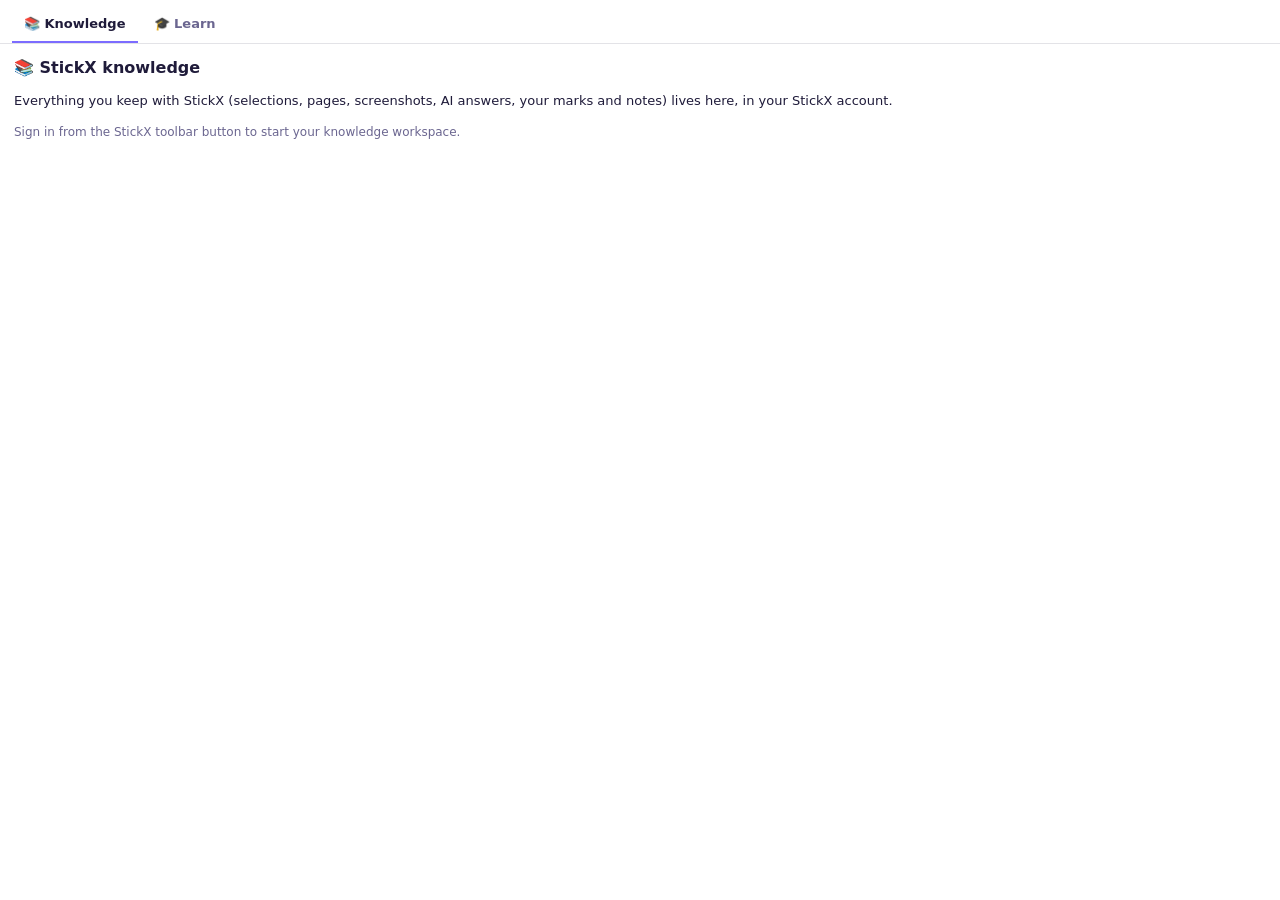
<file: src/sidepanel/index.html>
<!doctype html>
<html lang="en">
  <head>
    <meta charset="utf-8" />
    <meta name="viewport" content="width=device-width, initial-scale=1" />
    <title>StickX knowledge</title>
    <script type="module" crossorigin src="/assets/sidepanel-CcgMC5zp.js"></script>
    <link rel="modulepreload" crossorigin href="/assets/modulepreload-polyfill-B5Qt9EMX.js">
    <link rel="modulepreload" crossorigin href="/assets/ai-CQ0_-vai.js">
    <link rel="modulepreload" crossorigin href="/assets/theme-BdceRpeY.js">
    <link rel="modulepreload" crossorigin href="/assets/api-DxCgL6Ck.js">
    <link rel="stylesheet" crossorigin href="/assets/sidepanel-h2P1PVC8.css">
  </head>
  <body>
    <div id="root"></div>
  </body>
</html>
</file>
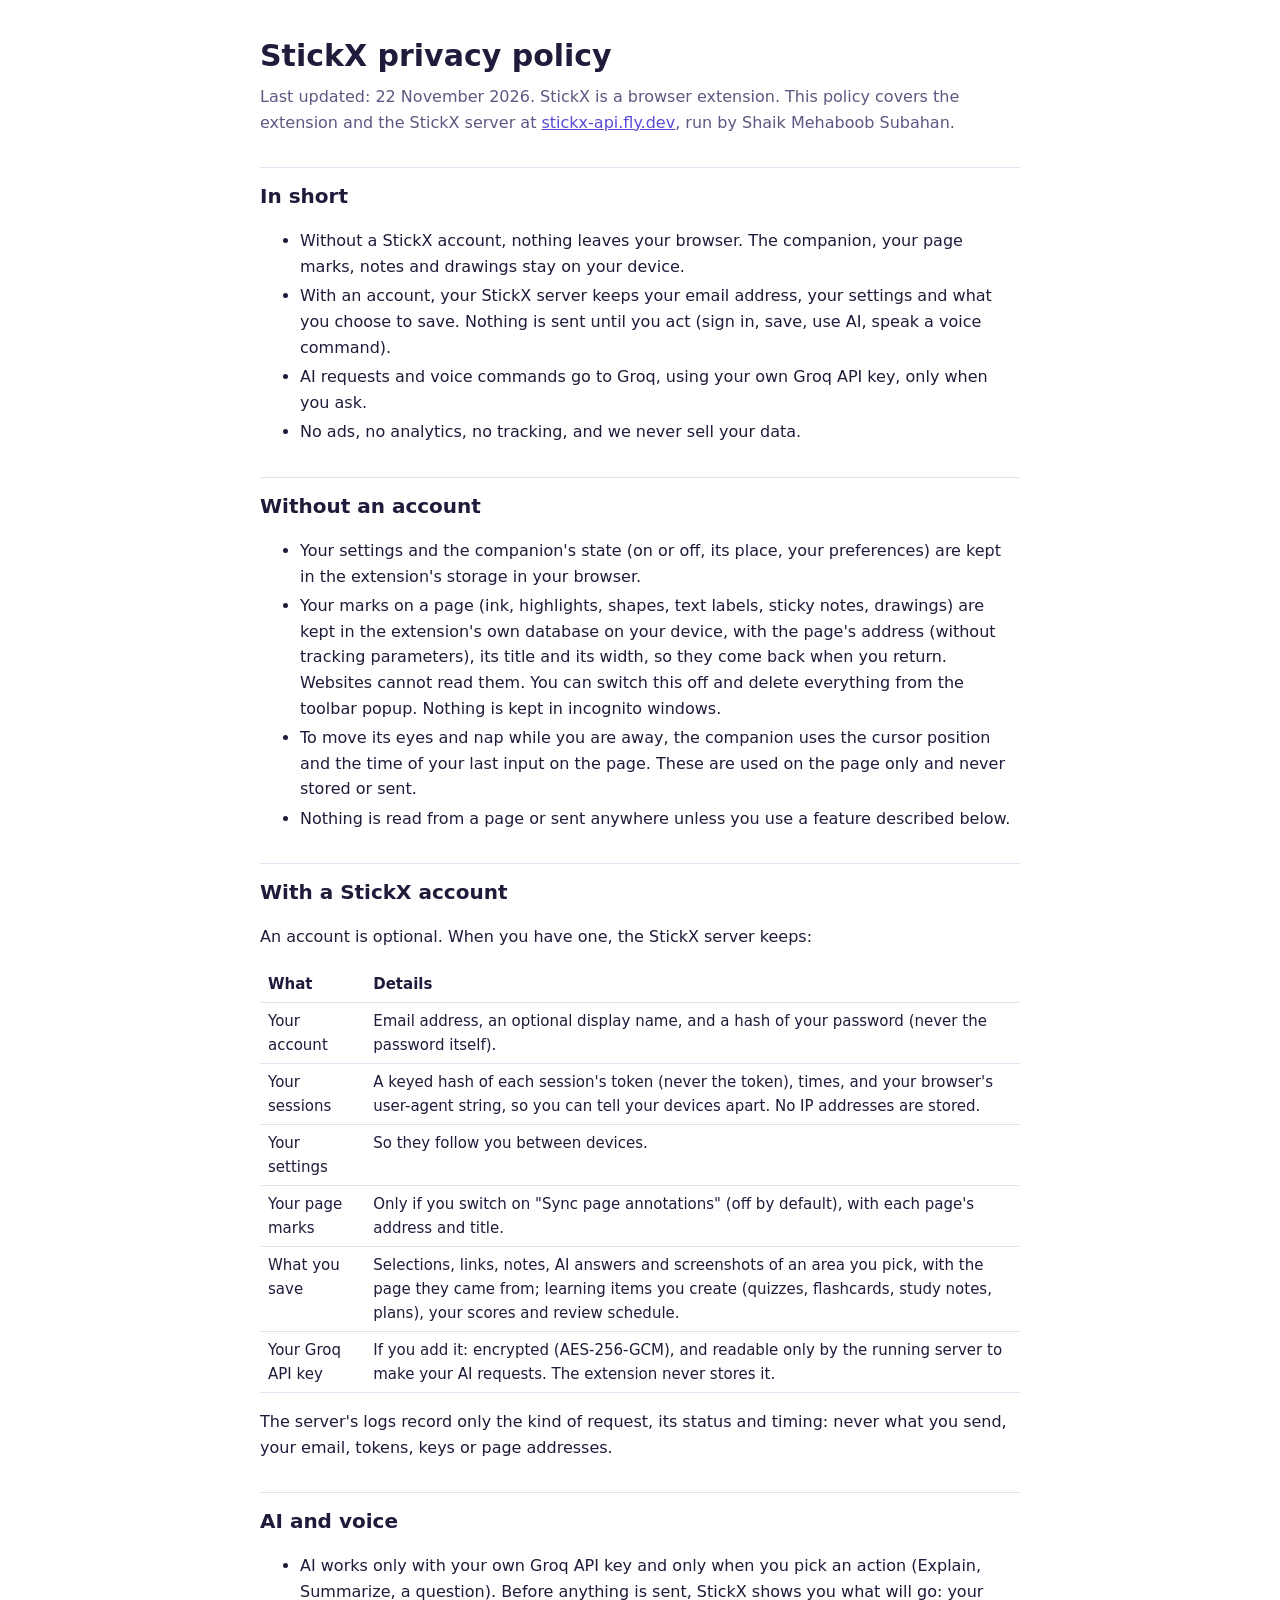
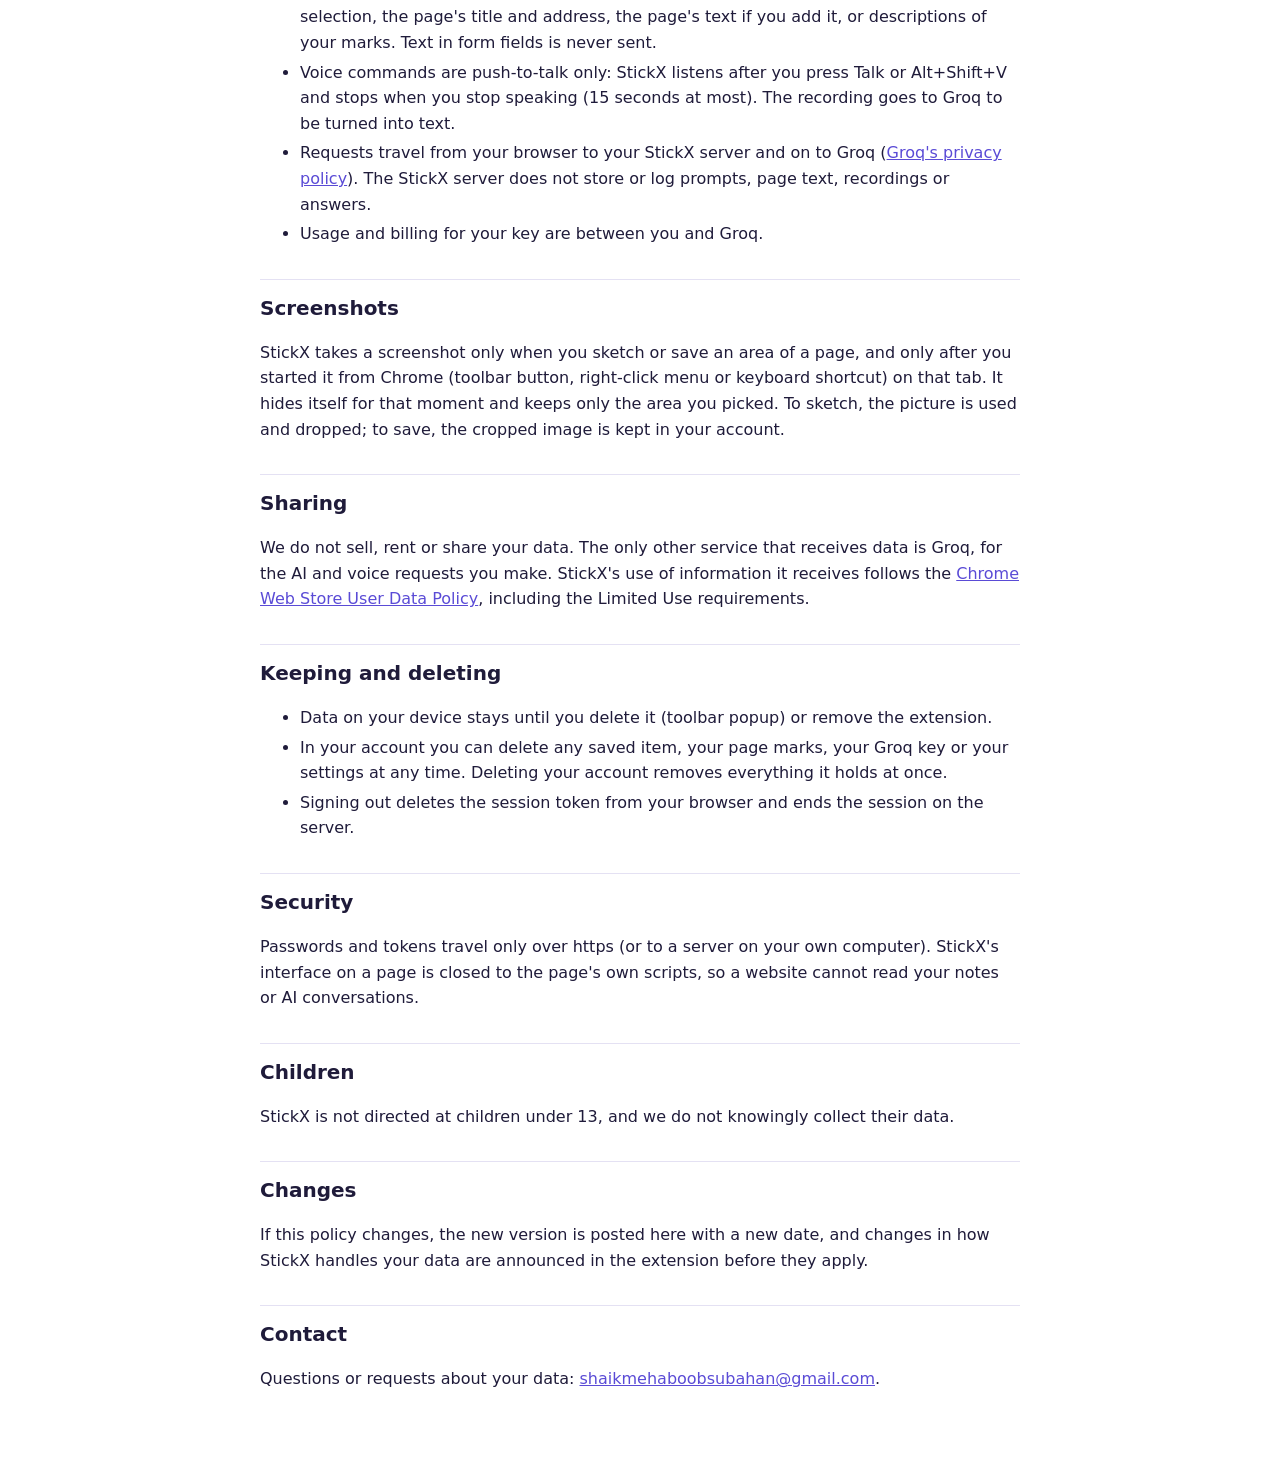
<file: privacy.html>
<!doctype html>
<html lang="en">
<head>
<meta charset="utf-8">
<meta name="viewport" content="width=device-width, initial-scale=1">
<title>StickX privacy policy</title>
<!-- Keep it in step with docs/privacy.md, which records what the code does. The StickX server serves
     this same file at /privacy (backend/app/static/privacy.html, a copy checked by its tests). -->
<style>
  :root { color-scheme: light dark; --ink: #1f1b3a; --muted: #5d5882; --bg: #ffffff; --line: #e4e1f3; --brand: #5a4bd6; }
  @media (prefers-color-scheme: dark) { :root { --ink: #ecebff; --muted: #b1adcf; --bg: #17152a; --line: #2e2a4a; --brand: #a99dff; } }
  body { margin: 0; background: var(--bg); color: var(--ink); font: 16px/1.6 system-ui, "Segoe UI", sans-serif; }
  main { max-width: 760px; margin: 0 auto; padding: 32px 16px 64px; }
  h1 { font-size: 30px; margin: 0 0 4px; }
  h2 { font-size: 20px; margin: 32px 0 8px; padding-top: 12px; border-top: 1px solid var(--line); }
  .meta { color: var(--muted); margin: 0 0 24px; }
  a { color: var(--brand); }
  li { margin: 4px 0; }
  table { border-collapse: collapse; width: 100%; margin: 8px 0; font-size: 15px; }
  th, td { text-align: left; vertical-align: top; padding: 6px 8px; border-bottom: 1px solid var(--line); }
</style>
</head>
<body>
<main>
<h1>StickX privacy policy</h1>
<p class="meta">Last updated: 22 November 2026. StickX is a browser extension. This policy covers the extension and
the StickX server at <a href="https://stickx-api.fly.dev/privacy">stickx-api.fly.dev</a>, run by Shaik Mehaboob Subahan.</p>

<h2>In short</h2>
<ul>
  <li>Without a StickX account, nothing leaves your browser. The companion, your page marks, notes and
    drawings stay on your device.</li>
  <li>With an account, your StickX server keeps your email address, your settings and what you choose to
    save. Nothing is sent until you act (sign in, save, use AI, speak a voice command).</li>
  <li>AI requests and voice commands go to Groq, using your own Groq API key, only when you ask.</li>
  <li>No ads, no analytics, no tracking, and we never sell your data.</li>
</ul>

<h2>Without an account</h2>
<ul>
  <li>Your settings and the companion's state (on or off, its place, your preferences) are kept in the
    extension's storage in your browser.</li>
  <li>Your marks on a page (ink, highlights, shapes, text labels, sticky notes, drawings) are kept in the
    extension's own database on your device, with the page's address (without tracking parameters), its
    title and its width, so they come back when you return. Websites cannot read them. You can switch this
    off and delete everything from the toolbar popup. Nothing is kept in incognito windows.</li>
  <li>To move its eyes and nap while you are away, the companion uses the cursor position and the time of
    your last input on the page. These are used on the page only and never stored or sent.</li>
  <li>Nothing is read from a page or sent anywhere unless you use a feature described below.</li>
</ul>

<h2>With a StickX account</h2>
<p>An account is optional. When you have one, the StickX server keeps:</p>
<table>
  <tr><th>What</th><th>Details</th></tr>
  <tr><td>Your account</td><td>Email address, an optional display name, and a hash of your password (never the password itself).</td></tr>
  <tr><td>Your sessions</td><td>A keyed hash of each session's token (never the token), times, and your browser's user-agent string, so you can tell your devices apart. No IP addresses are stored.</td></tr>
  <tr><td>Your settings</td><td>So they follow you between devices.</td></tr>
  <tr><td>Your page marks</td><td>Only if you switch on "Sync page annotations" (off by default), with each page's address and title.</td></tr>
  <tr><td>What you save</td><td>Selections, links, notes, AI answers and screenshots of an area you pick, with the page they came from; learning items you create (quizzes, flashcards, study notes, plans), your scores and review schedule.</td></tr>
  <tr><td>Your Groq API key</td><td>If you add it: encrypted (AES-256-GCM), and readable only by the running server to make your AI requests. The extension never stores it.</td></tr>
</table>
<p>The server's logs record only the kind of request, its status and timing: never what you send, your
email, tokens, keys or page addresses.</p>

<h2>AI and voice</h2>
<ul>
  <li>AI works only with your own Groq API key and only when you pick an action (Explain, Summarize, a
    question). Before anything is sent, StickX shows you what will go: your selection, the page's title and
    address, the page's text if you add it, or descriptions of your marks. Text in form fields is never
    sent.</li>
  <li>Voice commands are push-to-talk only: StickX listens after you press Talk or Alt+Shift+V and stops
    when you stop speaking (15 seconds at most). The recording goes to Groq to be turned into text.</li>
  <li>Requests travel from your browser to your StickX server and on to Groq (<a href="https://groq.com/privacy-policy">Groq's privacy policy</a>).
    The StickX server does not store or log prompts, page text, recordings or answers.</li>
  <li>Usage and billing for your key are between you and Groq.</li>
</ul>

<h2>Screenshots</h2>
<p>StickX takes a screenshot only when you sketch or save an area of a page, and only after you started it
from Chrome (toolbar button, right-click menu or keyboard shortcut) on that tab. It hides itself for that
moment and keeps only the area you picked. To sketch, the picture is used and dropped; to save, the
cropped image is kept in your account.</p>

<h2>Sharing</h2>
<p>We do not sell, rent or share your data. The only other service that receives data is Groq, for the AI
and voice requests you make. StickX's use of information it receives follows the
<a href="https://developer.chrome.com/docs/webstore/program-policies/policies">Chrome Web Store User Data Policy</a>,
including the Limited Use requirements.</p>

<h2>Keeping and deleting</h2>
<ul>
  <li>Data on your device stays until you delete it (toolbar popup) or remove the extension.</li>
  <li>In your account you can delete any saved item, your page marks, your Groq key or your settings at any
    time. Deleting your account removes everything it holds at once.</li>
  <li>Signing out deletes the session token from your browser and ends the session on the server.</li>
</ul>

<h2>Security</h2>
<p>Passwords and tokens travel only over https (or to a server on your own computer). StickX's interface on
a page is closed to the page's own scripts, so a website cannot read your notes or AI conversations.</p>

<h2>Children</h2>
<p>StickX is not directed at children under 13, and we do not knowingly collect their data.</p>

<h2>Changes</h2>
<p>If this policy changes, the new version is posted here with a new date, and changes in how StickX
handles your data are announced in the extension before they apply.</p>

<h2>Contact</h2>
<p>Questions or requests about your data: <a href="mailto:shaikmehaboobsubahan@gmail.com">shaikmehaboobsubahan@gmail.com</a>.</p>
</main>
</body>
</html>
</file>
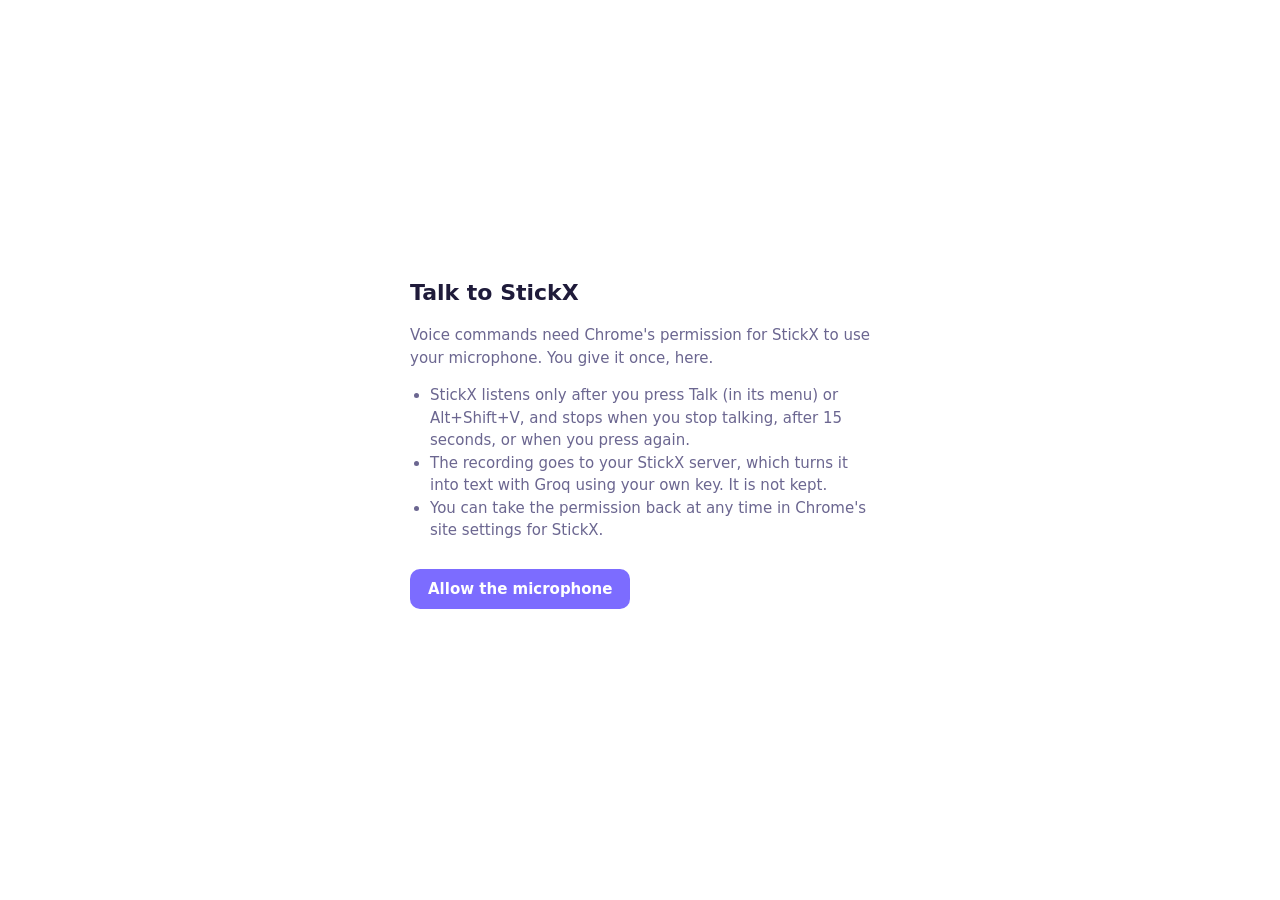
<file: src/voice/microphone.html>
<!doctype html>
<html lang="en">
  <head>
    <meta charset="utf-8" />
    <meta name="viewport" content="width=device-width, initial-scale=1" />
    <title>StickX: allow the microphone</title>
    <style>
      :root { color-scheme: light dark; --ink: #1f1b3a; --muted: #6b6690; --surface: #ffffff; --brand: #7c6cff; --ok: #2fbf8a; --warn: #d9652a; }
      @media (prefers-color-scheme: dark) { :root { --ink: #ecebff; --muted: #a8a4c8; --surface: #17152a; } }
      body { margin: 0; min-height: 100vh; display: grid; place-items: center; background: var(--surface); color: var(--ink); font: 15px/1.5 system-ui, 'Segoe UI', sans-serif; }
      main { max-width: 460px; padding: 32px 24px; }
      h1 { margin: 0 0 8px; font-size: 22px; }
      p, li { color: var(--muted); }
      ul { padding-left: 20px; }
      button { margin-top: 12px; height: 40px; padding: 0 18px; border: 0; border-radius: 10px; background: var(--brand); color: #fff; font: inherit; font-weight: 600; cursor: pointer; }
      button:disabled { opacity: 0.6; cursor: default; }
      #status { margin-top: 14px; font-weight: 600; }
      #status[data-state='granted'] { color: var(--ok); }
      #status[data-state='denied'] { color: var(--warn); }
    </style>
    <script type="module" crossorigin src="/assets/microphone-B_0iWcdz.js"></script>
    <link rel="modulepreload" crossorigin href="/assets/modulepreload-polyfill-B5Qt9EMX.js">
  </head>
  <body>
    <main>
      <h1>Talk to StickX</h1>
      <p>Voice commands need Chrome's permission for StickX to use your microphone. You give it once, here.</p>
      <ul>
        <li>StickX listens only after you press Talk (in its menu) or Alt+Shift+V, and stops when you stop talking, after 15 seconds, or when you press again.</li>
        <li>The recording goes to your StickX server, which turns it into text with Groq using your own key. It is not kept.</li>
        <li>You can take the permission back at any time in Chrome's site settings for StickX.</li>
      </ul>
      <button id="allow" type="button">Allow the microphone</button>
      <p id="status" role="status"></p>
    </main>
  </body>
</html>
</file>
<file: assets/sidepanel-h2P1PVC8.css>
:root{color-scheme:light dark;--ink: #1f1b3a;--muted: #6b6690;--surface: #ffffff;--surface-2: #f4f2ff;--border: rgba(31, 27, 58, .12);--brand: #7c6cff;--brand-fill: #6352e8;--brand-text: #5a4bd6;--danger: #c0392b;--pin: #e6a700;--ok-text: #1c7d58;--bad-text: #c62f35;--mid-text: #8a6400}@media(prefers-color-scheme:dark){:root:not([data-theme=light]){--ink: #ecebff;--muted: #a8a4c8;--surface: #17152a;--surface-2: #231f3d;--border: rgba(236, 235, 255, .14);--brand-text: #a99dff;--danger: #ff8a75;--ok-text: #4fd6a3;--bad-text: #ff7b80;--mid-text: #f0c040}}:root[data-theme=dark]{color-scheme:dark;--ink: #ecebff;--muted: #a8a4c8;--surface: #17152a;--surface-2: #231f3d;--border: rgba(236, 235, 255, .14);--brand-text: #a99dff;--danger: #ff8a75;--ok-text: #4fd6a3;--bad-text: #ff7b80;--mid-text: #f0c040}:root[data-theme=light]{color-scheme:light}*{box-sizing:border-box}body{margin:0;background:var(--surface);color:var(--ink);font:13px/1.45 system-ui,Segoe UI,sans-serif}.kn{padding:12px 14px 24px}.kn-head{display:flex;align-items:center;gap:8px}.kn-title{flex:1;margin:0;font-size:16px}.kn-input,.kn-select{width:100%;padding:6px 9px;border:1px solid var(--border);border-radius:9px;background:var(--surface);color:var(--ink);font:inherit}.kn-input:focus,.kn-select:focus{outline:2px solid color-mix(in srgb,var(--brand) 55%,transparent);outline-offset:0}.kn-search{margin-top:10px}.kn-filters{display:flex;gap:6px;margin-top:8px}.kn-filters .kn-select{flex:1;min-width:0}.kn-chip{flex:none;padding:3px 10px;border:1px solid var(--border);border-radius:999px;background:var(--surface);color:var(--ink);font:inherit;font-size:12px;cursor:pointer;white-space:nowrap}.kn-chip.is-on{border-color:var(--brand);background:color-mix(in srgb,var(--brand) 14%,transparent)}.kn-tag-filter{display:flex;flex-wrap:wrap;gap:5px;margin-top:8px}.kn-bar{display:flex;align-items:center;justify-content:space-between;margin:10px 0 4px}.kn-muted{color:var(--muted);font-size:12px}.kn-error{color:var(--danger);font-size:12px}.kn-link{padding:0;border:0;background:none;color:var(--brand-text);font:inherit;cursor:pointer}.kn-btn{padding:6px 12px;border:1px solid var(--border);border-radius:9px;background:var(--surface-2);color:var(--ink);font:inherit;font-weight:600;cursor:pointer}.kn-btn-primary{border:0;background:var(--brand-fill);color:#fff}.kn-btn:disabled{opacity:.6;cursor:default}.kn-list{margin:0;padding:0;list-style:none;display:flex;flex-direction:column;gap:6px}.kn-card{display:flex;gap:10px;width:100%;padding:9px 10px;border:1px solid var(--border);border-radius:12px;background:var(--surface);color:inherit;font:inherit;text-align:left;cursor:pointer}.kn-card:hover{border-color:color-mix(in srgb,var(--brand) 55%,transparent)}.kn-card-icon{flex:none;font-size:18px;line-height:1.2}.kn-card-main{flex:1;min-width:0;display:flex;flex-direction:column;gap:2px}.kn-card-title{font-weight:600;overflow:hidden;text-overflow:ellipsis;white-space:nowrap}.kn-card-title span{color:var(--pin)}.kn-card-snippet{color:var(--muted);font-size:12px;display:-webkit-box;-webkit-line-clamp:2;-webkit-box-orient:vertical;overflow:hidden}.kn-card-meta{color:var(--muted);font-size:11px;overflow:hidden;text-overflow:ellipsis;white-space:nowrap}.kn-empty{margin-top:18px;color:var(--muted);text-align:center}.kn-summary{margin:8px 0;padding:10px 12px;border-radius:12px;background:var(--surface-2);border:1px solid var(--border)}.kn-summary header{display:flex;justify-content:space-between;margin-bottom:6px}.kn-detail{display:flex;flex-direction:column;gap:8px;margin-top:10px}.kn-detail-bar{display:flex;align-items:center;gap:6px}.kn-grow{flex:1}.kn-icon-btn{min-width:30px;height:30px;padding:0 8px;border:1px solid var(--border);border-radius:9px;background:var(--surface);color:var(--ink);font:inherit;cursor:pointer}.kn-icon-btn.is-on{color:var(--pin);border-color:var(--pin)}.kn-danger{color:var(--danger)}.kn-kind{margin:0;color:var(--muted);font-size:12px}.kn-kind a{color:var(--brand-text)}.kn-title-input{font-size:15px;font-weight:600}.kn-body{resize:vertical;min-height:60px}.kn-text{max-height:260px;overflow:auto;padding:8px 10px;border-radius:10px;background:var(--surface-2);white-space:pre-wrap;overflow-wrap:anywhere}.kn-text .sx-md{white-space:normal}.kn-image{max-width:100%;border-radius:10px;border:1px solid var(--border)}.kn-tags-edit{display:flex;flex-wrap:wrap;align-items:center;gap:5px}.kn-tag{display:inline-flex;align-items:center;gap:2px;padding:2px 4px 2px 8px;border-radius:999px;background:color-mix(in srgb,var(--brand) 14%,transparent);font-size:12px}.kn-tag button{border:0;background:none;color:var(--muted);cursor:pointer;font-size:14px;line-height:1}.kn-tag-input{flex:1;min-width:140px;width:auto}.kn-row{display:flex;align-items:center;gap:8px}.kn-row>span{flex:none;color:var(--muted)}.kn-folders{margin-top:16px}.kn-folders summary{cursor:pointer;color:var(--muted)}.kn-folders ul{margin:6px 0;padding:0;list-style:none;display:flex;flex-direction:column;gap:4px}.kn-folders li{display:flex;align-items:center;gap:8px}.sx-md p,.sx-md ul,.sx-md ol{margin:0 0 6px}.sx-md h4{margin:8px 0 4px}.sx-md ul,.sx-md ol{padding-left:18px}.sp-tabs{position:sticky;top:0;z-index:2;display:flex;gap:4px;padding:8px 12px 0;background:var(--surface);border-bottom:1px solid var(--border)}.sp-tablist{display:flex;gap:4px}.sp-tab{display:inline-flex;align-items:center;gap:6px;padding:7px 12px;border:0;border-bottom:2px solid transparent;background:none;color:var(--muted);font:inherit;font-weight:600;cursor:pointer}.sp-tab.is-on{border-bottom-color:var(--brand);color:var(--ink)}.sp-badge{min-width:18px;padding:0 5px;border-radius:999px;background:var(--brand-fill);color:#fff;font-size:11px;line-height:18px;text-align:center}.sx-learn{--sx-surface: var(--surface);--sx-surface-2: var(--surface-2);--sx-border: var(--border);--sx-muted: var(--muted);--sx-brand-fill: var(--brand-fill);--sx-ok-text: var(--ok-text);--sx-bad-text: var(--bad-text);--sx-mid-text: var(--mid-text);font-size:13px}.ln-due{display:flex;flex-wrap:wrap;align-items:center;gap:6px;margin-top:10px;padding:9px 10px;border-radius:12px;background:color-mix(in srgb,var(--brand) 12%,transparent)}.ln-due strong{flex-basis:100%}.ln-make{display:flex;flex-direction:column;gap:7px;margin-top:10px;padding:10px;border:1px solid var(--border);border-radius:12px;background:var(--surface-2)}.ln-make>.kn-btn{align-self:flex-start}.ln-kinds{display:flex;flex-wrap:wrap;gap:5px}.ln-row{display:flex;flex-wrap:wrap;align-items:center;gap:8px}.ln-row label{display:inline-flex;align-items:center;gap:6px}.ln-num{width:64px}.ln-level,.ln-filter{width:auto}.ln-open{display:flex;flex-direction:column;gap:10px}.ln-open>.kn-link{align-self:flex-start}.ln-danger{border-color:var(--danger);color:var(--danger)}.ln-danger-link{align-self:flex-start;color:var(--danger);font-size:12px}.sx-learn{--sx-learn-brand: #7c6cff;--sx-learn-fill: var(--sx-brand-fill, #6352e8);--sx-learn-ok: #2fbf8a;--sx-learn-bad: #e5484d;--sx-learn-mid: #e6a700;display:flex;flex-direction:column;gap:6px;font-size:12.5px;line-height:1.45}.sx-learn-title{margin:0;font-weight:700;font-size:13px}.sx-learn-muted{color:var(--sx-muted, #6b6690);font-size:11.5px}.sx-learn-error{margin:0;color:var(--sx-bad-text, #c62f35);font-size:11.5px}.sx-learn-q{margin:0;font-weight:600}.sx-learn-btn{align-self:flex-start;height:28px;margin:0;padding:0 12px;border:1px solid var(--sx-border, rgba(31, 27, 58, .15));border-radius:9px;background:var(--sx-surface, #fff);color:inherit;font:inherit;font-size:12px;font-weight:600;cursor:pointer;appearance:none;-webkit-appearance:none}.sx-learn-btn.is-primary{border:0;background:var(--sx-learn-fill);color:#fff}.sx-learn-btn:disabled{opacity:.55;cursor:default}.sx-learn-options{display:flex;flex-direction:column;gap:4px}.sx-learn-option{display:flex;gap:8px;align-items:baseline;width:100%;margin:0;padding:7px 9px;border:1px solid var(--sx-border, rgba(31, 27, 58, .15));border-radius:9px;background:var(--sx-surface, #fff);color:inherit;font:inherit;text-align:left;cursor:pointer}.sx-learn-option:hover:not(:disabled){border-color:var(--sx-learn-brand)}.sx-learn-option.is-right{border-color:var(--sx-learn-ok);background:color-mix(in srgb,var(--sx-learn-ok) 14%,transparent)}.sx-learn-option.is-wrong{border-color:var(--sx-learn-bad);background:color-mix(in srgb,var(--sx-learn-bad) 12%,transparent)}.sx-learn-option:disabled{cursor:default}.sx-learn-explain{margin:0;padding:6px 9px;border-radius:9px;background:var(--sx-surface-2, #f4f2ff)}.sx-learn-score{margin:0;font-size:15px;font-weight:700}.sx-learn-review{margin:0;padding-left:18px}.sx-learn-review .is-right{color:inherit}.sx-learn-review .is-wrong .sx-learn-muted{color:var(--sx-bad-text, #c62f35)}.sx-learn-card{display:flex;flex-direction:column;gap:8px;align-items:center;justify-content:center;min-height:110px;width:100%;margin:0;padding:14px;border:1px solid var(--sx-border, rgba(31, 27, 58, .15));border-radius:14px;background:var(--sx-surface, #fff);color:inherit;font:inherit;text-align:center;cursor:pointer;box-shadow:0 2px 8px #1f1b3a14}.sx-learn-front{font-weight:700;font-size:14px}.sx-learn-back{padding-top:8px;border-top:1px dashed var(--sx-border, rgba(31, 27, 58, .2))}.sx-learn-grades{display:flex;gap:5px}.sx-learn-grades .sx-learn-btn{flex:1}.sx-learn-again{color:var(--sx-bad-text, #c62f35)}.sx-learn-easy{color:var(--sx-ok-text, #1c7d58)}.sx-learn-notes h5,.sx-learn-day h5{margin:6px 0 2px;font-size:12.5px}.sx-learn-notes p,.sx-learn-notes ul{margin:0 0 4px}.sx-learn-notes ul{padding-left:18px}.sx-learn-progress{height:6px;border-radius:999px;background:var(--sx-surface-2, #eceaf7);overflow:hidden}.sx-learn-progress span{display:block;height:100%;background:var(--sx-learn-ok);transition:width .25s ease}.sx-learn-task{display:flex;gap:6px;align-items:baseline;margin:2px 0;cursor:pointer}.sx-learn-check-q{display:flex;flex-direction:column;gap:4px}.sx-learn-answer{width:100%;box-sizing:border-box;padding:6px 8px;border:1px solid var(--sx-border, rgba(31, 27, 58, .15));border-radius:9px;background:var(--sx-surface, #fff);color:inherit;font:inherit;resize:vertical}.sx-learn-verdict{margin:0;padding:6px 9px;border-radius:9px;background:var(--sx-surface-2, #f4f2ff)}.sx-learn-verdict.is-correct b{color:var(--sx-ok-text, #1c7d58)}.sx-learn-verdict.is-partly b{color:var(--sx-mid-text, #8a6400)}.sx-learn-verdict.is-incorrect b{color:var(--sx-bad-text, #c62f35)}.sx-learn-done{display:flex;flex-direction:column;gap:6px}.sx-learn :is(button,textarea,input):focus-visible{outline:2px solid var(--sx-brand, #7c6cff);outline-offset:2px}@media(prefers-reduced-motion:reduce){.sx-learn-progress span{transition:none}}
</file>
